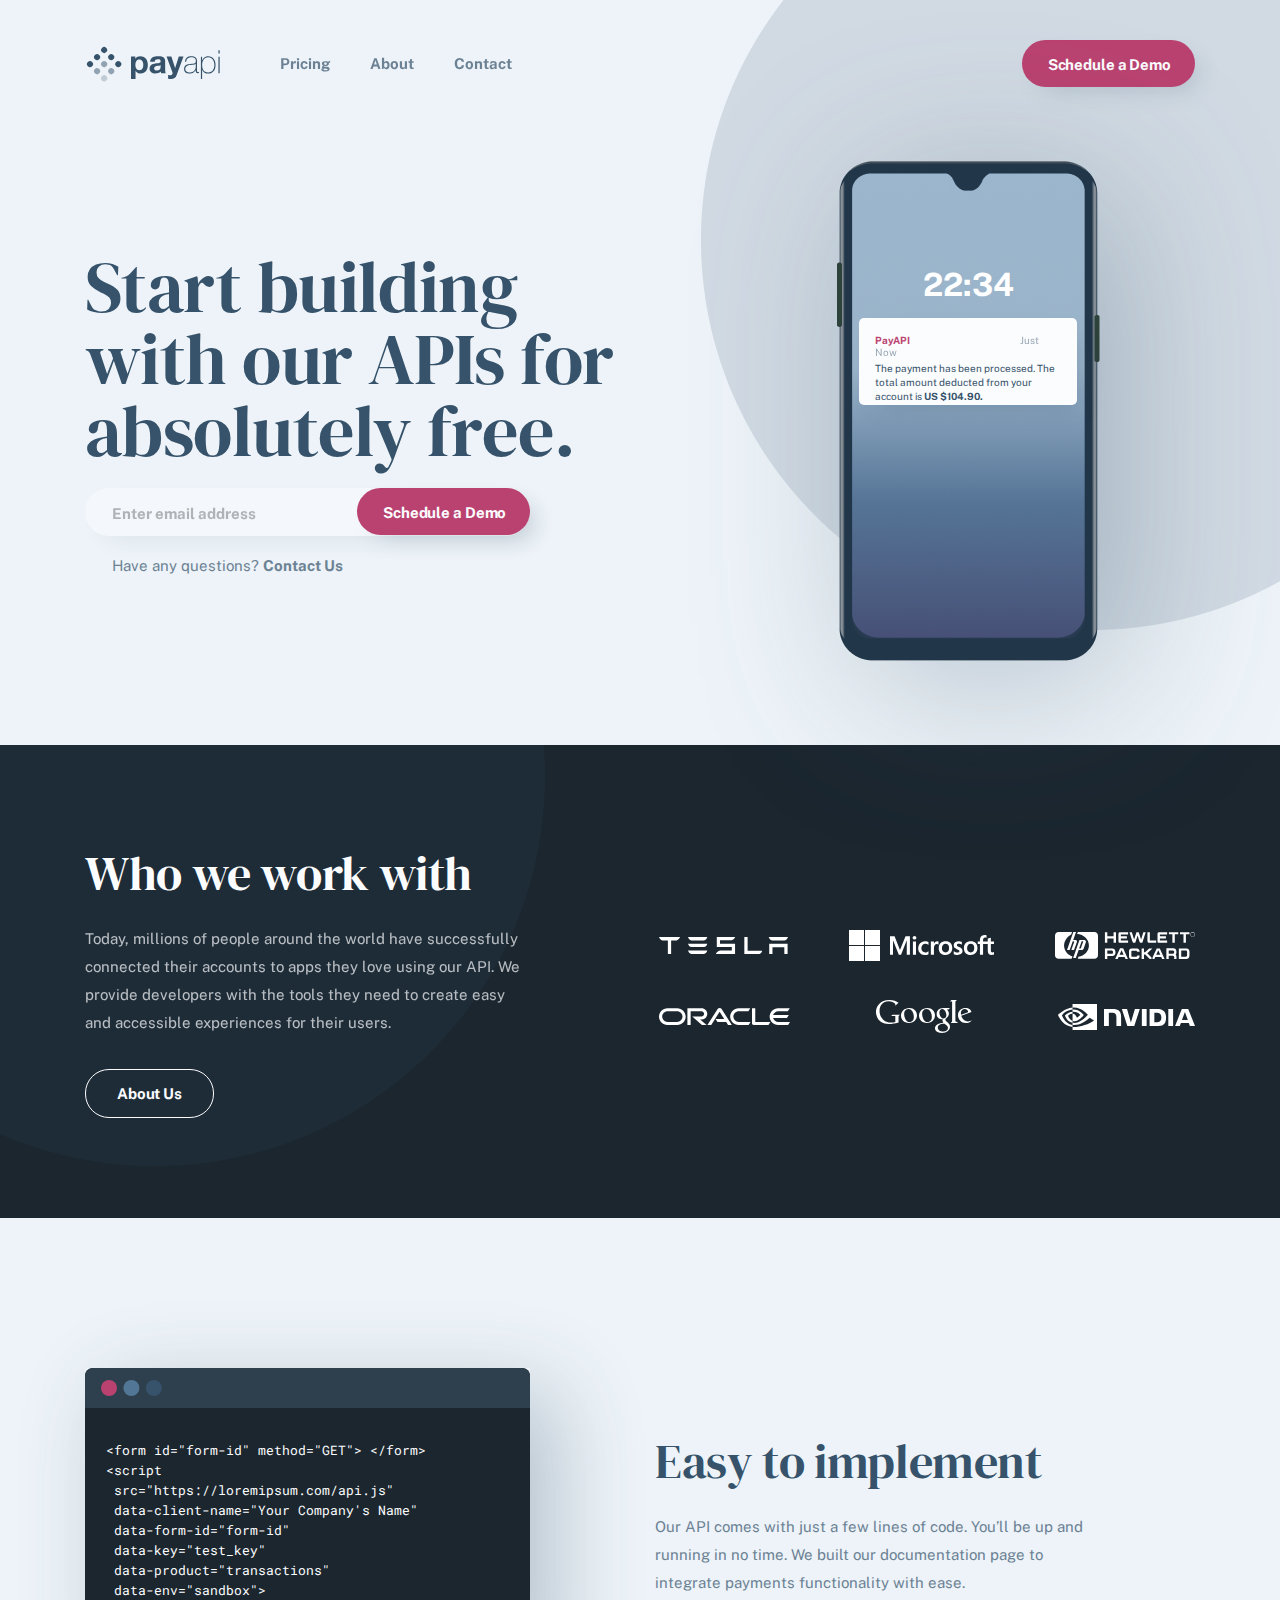
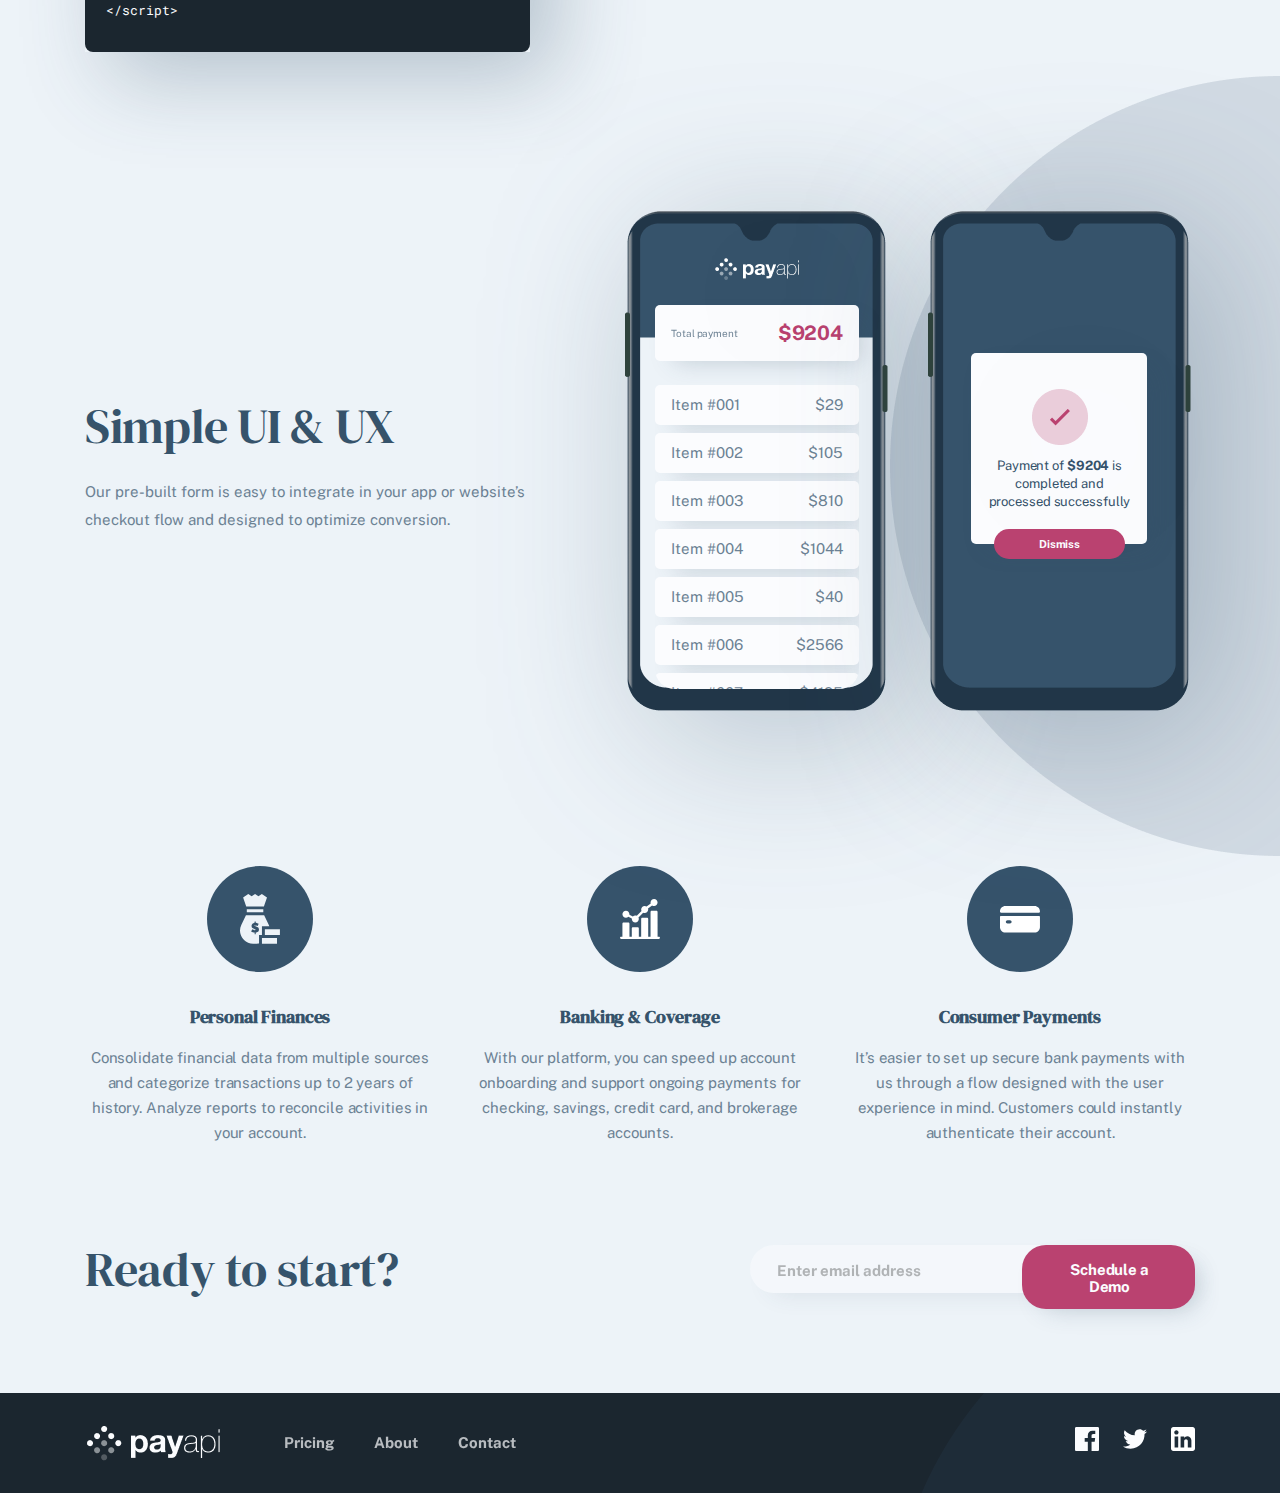
<file: index.html>
<!DOCTYPE html>
<html lang="en">
<head>
    <meta charset="UTF-8">
    <meta name="viewport" content="width=device-width, initial-scale=1.0">
    <link rel="preconnect" href="https://fonts.googleapis.com">
    <link rel="preconnect" href="https://fonts.gstatic.com" crossorigin>
    <link href="https://fonts.googleapis.com/css2?family=DM+Serif+Display&family=Public+Sans:wght@400;700&family=Roboto+Mono&display=swap" rel="stylesheet">
    <link rel="stylesheet" href="./styles/styles.css">
    <title>Home</title>
</head>
<body>

    <header class="header_home">

        <section class="container header">
            <div class="header__navigation">
                <a href="./index.html" class="header__logo"><img src="./images/icons/logo-header.svg" alt="payapi logo"></a>
                <nav>
                    <ul>
                        <li><a href="./pricing.html" class="header__navigation-link">Pricing</a></li>
                        <li><a href="./about.html" class="header__navigation-link">About</a></li>
                        <li><a href="./contact.html" class="header__navigation-link">Contact</a></li>
                    </ul>
                </nav>
            </div>
            
            <button class="header__button">Schedule a Demo</button>
            <div class="burger-menu">
                <span></span>
            </div>
            
        </section>

        <section class="container main-header">
            <div class="main-header__text">
                <h1>Start building with our APIs for absolutely free.</h1>
                <form action="#" class="form">
                    <input type="email" name="email" id="email" placeholder="Enter email address" class="form__input-email">
                    <button type="submit" class="form__button">Schedule a Demo</button>
                </form>
                <p>Have any questions? <a href="./contact.html"><span>Contact Us</span></a></p>
            </div>
            <div class="main-header__phone">
                <img src="./images/home/iPhone-X-Mockup.png" alt="phone">
                <div class="main-header__phone-notification">
                    <p class="main-header__phone-notification_time"></p>
                    <div class="main-header__phone-notification_info">
                        <p class="main-header__phone-notification_info-name">PayAPI<span>Just Now</span></p>
                        <p class="main-header__phone-notification_info-text">The payment has been processed. The total amount deducted from your account is <span>US $104.90.</span></p>
                    </div>
                </div>
            </div>
        </section>

    </header>

    <main>

        <section class="partners">
            <div class="container partners__about">
                <div class="partners__about-info">
                    <h2>Who we work with</h2>
                    <p>Today, millions of people around the world have successfully connected their accounts to apps they love using our API. We provide developers with the tools they need to create easy and accessible experiences for their users.</p>
                    <button>About Us</button>
                </div>
                <div class="partners__about-logo">
                    <img src="./images/icons/tesla.svg" alt="tesla logo" class="partners__about-logo_name">
                    <img src="./images/icons/microsoft.svg" alt="microsoft logo" class="partners__about-logo_name">
                    <img src="./images/icons/hp.svg" alt="hp logo" class="partners__about-logo_name">
                    <img src="./images/icons/oracle.svg" alt="oracle logo" class="partners__about-logo_name">
                    <img src="./images/icons/google.svg" alt="google logo" class="partners__about-logo_name">
                    <img src="./images/icons/nvidia.svg" alt="nvidia logo" class="partners__about-logo_name">
                </div>
            </div>
        </section>

        <section class="container implement">
            <div class="implement__code">
                <img src="./images/home/code-photo.svg" alt="code">
                
                <code>
                    &lt;form id="form-id" method="GET"&gt; &lt;/form&gt; <br>
                    &lt;script <br>
                        &nbsp;src="https://loremipsum.com/api.js" <br>
                        &nbsp;data-client-name="Your Company's Name" <br>
                        &nbsp;data-form-id="form-id" <br>
                        &nbsp;data-key="test_key" <br>
                        &nbsp;data-product="transactions" <br>
                        &nbsp;data-env="sandbox"&gt; <br>
                    &lt;/script&gt; 
                </code>
                
            </div>
            <section class="implement__benefits">
                <h2>Easy to implement</h2>
                <p>Our API comes with just a few lines of code. You’ll be up and running in no time. We built our documentation page to integrate payments functionality with ease.</p>
            </section>
        </section>

        <section class="ui-ux-decoration">
            <div class="container ui-ux">
                <div class="implement__benefits">
                    <h2>Simple UI &#38; UX</h2>
                    <p>Our pre-built form is easy to integrate in your app or website’s checkout flow and designed to optimize conversion. </p>
                </div>
                <div class="ui-ux__photo">
                    <div class="ui-ux__photo-payments">
                        <img src="./images/home/iPhone-X-third.png" alt="iphone" class="ui-ux__photo-payments_img">
                        <div class="ui-ux__photo-payments_info">
                            <img src="./images/icons/logo-small.png" alt="payapi logo">
                            <div class="ui-ux__photo-payments_info-total">
                                <p class="ui-ux__photo-payments_info-total_header">Total payment</p>
                                <p class="ui-ux__photo-payments_info-total_price">$9204</p>
                            </div>
                            <div class="ui-ux__photo-payments_info-items">
                                <div class="item">
                                    <p>Item #001</p>
                                    <p>$29</p>
                                </div>
                                <div class="item">
                                    <p>Item #002</p>
                                    <p>$105</p>
                                </div>
                                <div class="item">
                                    <p>Item #003</p>
                                    <p>$810</p>
                                </div>
                                <div class="item">
                                    <p>Item #004</p>
                                    <p>$1044</p>
                                </div>
                                <div class="item">
                                    <p>Item #005</p>
                                    <p>$40</p>
                                </div>
                                <div class="item">
                                    <p>Item #006</p>
                                    <p>$2566</p>
                                </div>
                                <div class="item">
                                    <p>Item #007</p>
                                    <p>$4195</p>
                                </div>
                            </div>
                        </div>
                    </div>
                    <div class="ui-ux__photo-process">
                        <img src="./images/home/iPhone-X-second.png" alt="iphone" class="ui-ux__photo-process_img">
                        <div class="ui-ux__photo-process_info">
                            <img src="./images/home/success.png" alt="success">
                            <p>Payment of <span>$9204</span> is completed and processed successfully</p>
                            <button>Dismiss</button>
                        </div>
                    </div>
                </div>
            </div>
        </section>

        <section class="container advantages">
            <article class="advantages__info">
                <img src="./images/home/personal-finance.svg" alt="personal finance">
                <h4>Personal Finances</h4>
                <p>Consolidate financial data from multiple sources and categorize transactions up to 2 years of history. Analyze reports to reconcile activities in your account. </p>
            </article>
            <article class="advantages__info">
                <img src="./images/home/banking.svg" alt="banking">
                <h4>Banking &#38; Coverage</h4>
                <p>With our platform, you can speed up account onboarding and support ongoing payments for checking, savings, credit card, and brokerage accounts.</p>
            </article>
            <article class="advantages__info">
                <img src="./images/home/payments.svg" alt="payments">
                <h4>Consumer Payments</h4>
                <p>It’s easier to set up secure bank payments with us through a flow designed with the user experience in mind. Customers could instantly authenticate their account.</p>
            </article>
        </section>

        <section class="container describe">
            <h2>Ready to start?</h2>
            <form action="#" class="form">
                <input type="email" name="email" id="emails" placeholder="Enter email address" class="form__input-email">
                <button type="submit" class="form__button">Schedule a Demo</button>
            </form>
        </section>

        

    </main>

    <footer>
        <section class="container footer">
            <div class="footer__link">
                <a href="./index.html" class="header__logo"><img src="./images/icons/logo-footer.png" alt="payapi footer"></a>
                <article>
                    <ul>
                        <li><a href="./pricing.html" class="header__navigation-link footer__link-footer">Pricing</a></li>
                        <li><a href="./about.html" class="header__navigation-link footer__link-footer">About</a></li>
                        <li><a href="./contact.html" class="header__navigation-link footer__link-footer">Contact</a></li>
                    </ul>
                </article>
            </div>
            
            <div class="footer__social-media">
                <a href="#">
                    <svg width="24" height="24" viewBox="0 0 24 24" fill="none" xmlns="http://www.w3.org/2000/svg">
                        <path id="Path" d="M22.675 0H1.325C0.593 0 0 0.593 0 1.325V22.676C0 23.407 0.593 24 1.325 24H12.82V14.706H9.692V11.084H12.82V8.413C12.82 5.313 14.713 3.625 17.479 3.625C18.804 3.625 19.942 3.724 20.274 3.768V7.008L18.356 7.009C16.852 7.009 16.561 7.724 16.561 8.772V11.085H20.148L19.681 14.707H16.561V24H22.677C23.407 24 24 23.407 24 22.675V1.325C24 0.593 23.407 0 22.675 0Z" fill="#FBFCFE"/>
                    </svg>
                </a>
                <a href="#">
                    <svg width="24" height="20" viewBox="0 0 24 20" fill="none" xmlns="http://www.w3.org/2000/svg">
                        <path id="Paths" d="M24 2.55705C23.117 2.94905 22.168 3.21305 21.172 3.33205C22.189 2.72305 22.97 1.75805 23.337 0.608047C22.386 1.17205 21.332 1.58205 20.21 1.80305C19.313 0.846047 18.032 0.248047 16.616 0.248047C13.437 0.248047 11.101 3.21405 11.819 6.29305C7.728 6.08805 4.1 4.12805 1.671 1.14905C0.381 3.36205 1.002 6.25705 3.194 7.72305C2.388 7.69705 1.628 7.47605 0.965 7.10705C0.911 9.38805 2.546 11.522 4.914 11.997C4.221 12.185 3.462 12.229 2.69 12.081C3.316 14.037 5.134 15.46 7.29 15.5C5.22 17.123 2.612 17.848 0 17.54C2.179 18.937 4.768 19.752 7.548 19.752C16.69 19.752 21.855 12.031 21.543 5.10605C22.505 4.41105 23.34 3.54405 24 2.55705Z" fill="#FBFCFE"/>
                    </svg>
                </a>
                <a href="#">
                    <svg width="24" height="24" viewBox="0 0 24 24" fill="none" xmlns="http://www.w3.org/2000/svg">
                        <path id="Shape" fill-rule="evenodd" clip-rule="evenodd" d="M2.4 0H21.6C22.92 0 24 1.08 24 2.4V21.6C24 22.92 22.92 24 21.6 24H2.4C1.08 24 0 22.92 0 21.6V2.4C0 1.08 1.08 0 2.4 0ZM3.6 20.4H7.2V9.6H3.6V20.4ZM5.4 7.56C4.2 7.56 3.24 6.6 3.24 5.4C3.24 4.2 4.2 3.24 5.4 3.24C6.6 3.24 7.56 4.2 7.56 5.4C7.56 6.6 6.6 7.56 5.4 7.56ZM16.8 20.4H20.4V13.56C20.4 11.28 18.48 9.36 16.2 9.36C15.12 9.36 13.8 10.08 13.2 11.04V9.6H9.6V20.4H13.2V14.04C13.2 13.08 14.04 12.24 15 12.24C15.96 12.24 16.8 13.08 16.8 14.04V20.4Z" fill="white"/>
                    </svg>
                </a>
            </div>
        </section>
    </footer>
    
    <script src="./app.js"></script>
</body>
</html>
</file>
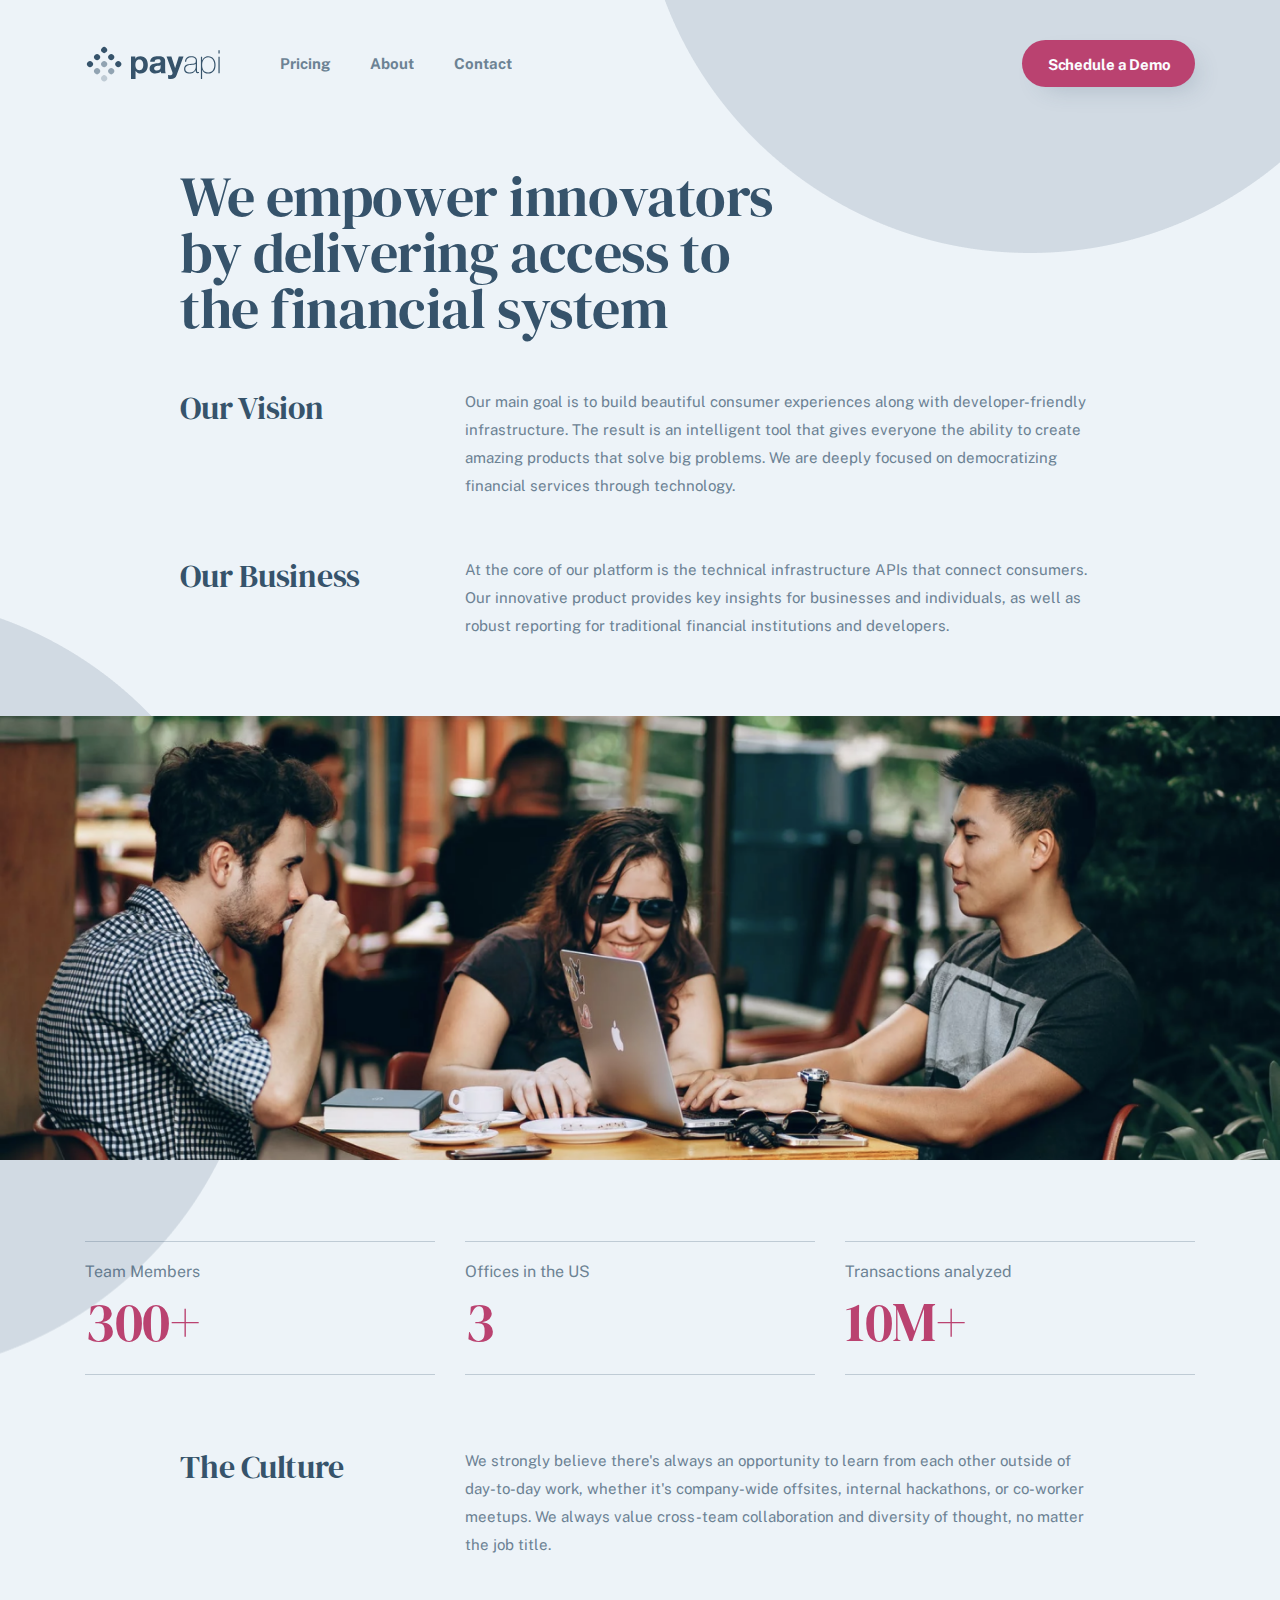
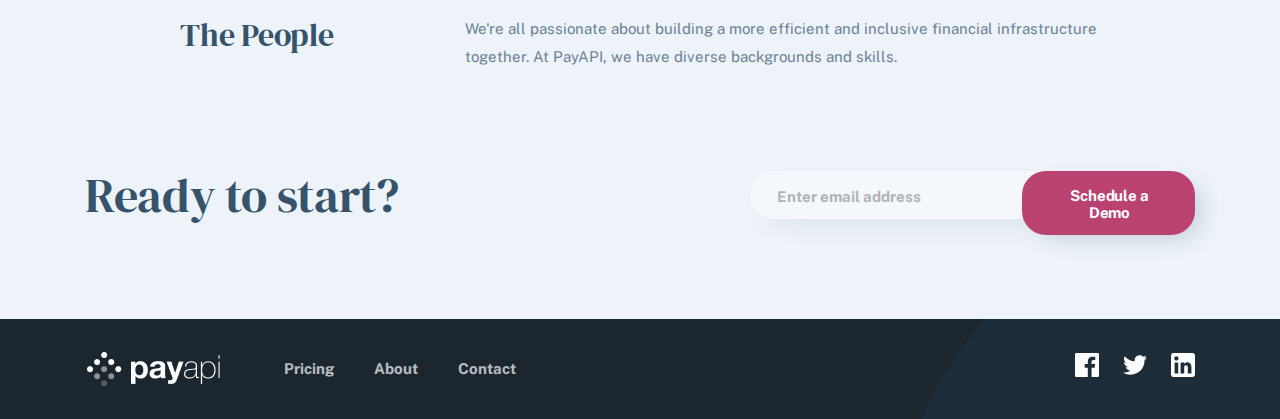
<file: about.html>
<!DOCTYPE html>
<html lang="en">
<head>
    <meta charset="UTF-8">
    <meta name="viewport" content="width=device-width, initial-scale=1.0">
    <link rel="preconnect" href="https://fonts.googleapis.com">
    <link rel="preconnect" href="https://fonts.gstatic.com" crossorigin>
    <link href="https://fonts.googleapis.com/css2?family=DM+Serif+Display&family=Public+Sans:wght@400;700&family=Roboto+Mono&display=swap" rel="stylesheet">
    <link rel="stylesheet" href="./styles/styles.css">
    <title>About</title>
</head>
<body>

    <header class="header_pages">

        <section class="container header">
            <div class="header__navigation">
                <a href="./index.html" class="header__logo"><img src="./images/icons/logo-header.svg" alt="payapi logo"></a>
                <nav>
                    <ul>
                        <li><a href="./pricing.html" class="header__navigation-link">Pricing</a></li>
                        <li><a href="./about.html" class="header__navigation-link">About</a></li>
                        <li><a href="./contact.html" class="header__navigation-link">Contact</a></li>
                    </ul>
                </nav>
            </div>
            
            <button class="header__button">Schedule a Demo</button>
            <div class="burger-menu">
                <span></span>
            </div>
            
        </section>

        <div class="container">
            <h1 class="about_header">We empower innovators <br>
                by delivering access to the financial system</h1>
        </div>

    </header>

    <main>

        <section class="preference container">
            <article class="preference__info pref">
                <h3>Our Vision</h3>
                <p>Our main goal is to build beautiful consumer experiences along with developer-friendly infrastructure. The result is an intelligent tool that gives everyone the ability to create amazing products that solve big problems. We are deeply focused on democratizing financial services through technology. </p>
            </article>
            <article class="preference__info">
                <h3>Our Business</h3>
                <p>At the core of our platform is the technical infrastructure APIs that connect consumers. Our innovative product provides key insights for businesses and individuals, as well as robust reporting for traditional financial institutions and developers.  </p>
            </article>
        </section>

        <section class="numbers">
            <picture>
                <source srcset="./images/about.png" media="(min-width: 500px)">
                <img src="./images/team-mobile.png" alt="" class="numbers__img">
            </picture>
            
            <div class="container numbers__about">
                <article class="numbers__about-information">
                    <p>Team Members</p>
                    <h4>300+</h4>
                </article>
                <article class="numbers__about-information">
                    <p>Offices in the US</p>
                    <h4>3</h4>
                </article>
                <article class="numbers__about-information">
                    <p>Transactions analyzed</p>
                    <h4>10M+</h4>
                </article>
            </div>
        </section>

        <section class="preference container">
            <article class="preference__info pref">
                <h3>The Culture</h3>
                <p>We strongly believe there's always an opportunity to learn from each other outside of day-to-day work, whether it's company-wide offsites, internal hackathons, or co-worker meetups. We always value cross-team collaboration and diversity of thought, no matter the job title.</p>
            </article>
            <article class="preference__info">
                <h3>The People</h3>
                <p>We're all passionate about building a more efficient and inclusive financial infrastructure together. At PayAPI, we have diverse backgrounds and skills.</p>
            </article>
        </section>

        <section class="container describe">
            <h2>Ready to start?</h2>
            <form action="#" class="form">
                <input type="email" name="email" id="emails" placeholder="Enter email address" class="form__input-email">
                <button type="submit" class="form__button">Schedule a Demo</button>
            </form>
        </section>

    </main>

    <footer>
        <section class="container footer">
            <div class="footer__link">
                <a href="./index.html" class="header__logo"><img src="./images/icons/logo-footer.png" alt="payapi footer"></a>
                <article>
                    <ul>
                        <li><a href="./pricing.html" class="header__navigation-link footer__link-footer">Pricing</a></li>
                        <li><a href="./about.html" class="header__navigation-link footer__link-footer">About</a></li>
                        <li><a href="./contact.html" class="header__navigation-link footer__link-footer">Contact</a></li>
                    </ul>
                </article>
            </div>
            
            <div class="footer__social-media">
                <a href="#">
                    <svg width="24" height="24" viewBox="0 0 24 24" fill="none" xmlns="http://www.w3.org/2000/svg">
                        <path id="Path" d="M22.675 0H1.325C0.593 0 0 0.593 0 1.325V22.676C0 23.407 0.593 24 1.325 24H12.82V14.706H9.692V11.084H12.82V8.413C12.82 5.313 14.713 3.625 17.479 3.625C18.804 3.625 19.942 3.724 20.274 3.768V7.008L18.356 7.009C16.852 7.009 16.561 7.724 16.561 8.772V11.085H20.148L19.681 14.707H16.561V24H22.677C23.407 24 24 23.407 24 22.675V1.325C24 0.593 23.407 0 22.675 0Z" fill="#FBFCFE"/>
                    </svg>
                </a>
                <a href="#">
                    <svg width="24" height="20" viewBox="0 0 24 20" fill="none" xmlns="http://www.w3.org/2000/svg">
                        <path id="Paths" d="M24 2.55705C23.117 2.94905 22.168 3.21305 21.172 3.33205C22.189 2.72305 22.97 1.75805 23.337 0.608047C22.386 1.17205 21.332 1.58205 20.21 1.80305C19.313 0.846047 18.032 0.248047 16.616 0.248047C13.437 0.248047 11.101 3.21405 11.819 6.29305C7.728 6.08805 4.1 4.12805 1.671 1.14905C0.381 3.36205 1.002 6.25705 3.194 7.72305C2.388 7.69705 1.628 7.47605 0.965 7.10705C0.911 9.38805 2.546 11.522 4.914 11.997C4.221 12.185 3.462 12.229 2.69 12.081C3.316 14.037 5.134 15.46 7.29 15.5C5.22 17.123 2.612 17.848 0 17.54C2.179 18.937 4.768 19.752 7.548 19.752C16.69 19.752 21.855 12.031 21.543 5.10605C22.505 4.41105 23.34 3.54405 24 2.55705Z" fill="#FBFCFE"/>
                    </svg>
                </a>
                <a href="#">
                    <svg width="24" height="24" viewBox="0 0 24 24" fill="none" xmlns="http://www.w3.org/2000/svg">
                        <path id="Shape" fill-rule="evenodd" clip-rule="evenodd" d="M2.4 0H21.6C22.92 0 24 1.08 24 2.4V21.6C24 22.92 22.92 24 21.6 24H2.4C1.08 24 0 22.92 0 21.6V2.4C0 1.08 1.08 0 2.4 0ZM3.6 20.4H7.2V9.6H3.6V20.4ZM5.4 7.56C4.2 7.56 3.24 6.6 3.24 5.4C3.24 4.2 4.2 3.24 5.4 3.24C6.6 3.24 7.56 4.2 7.56 5.4C7.56 6.6 6.6 7.56 5.4 7.56ZM16.8 20.4H20.4V13.56C20.4 11.28 18.48 9.36 16.2 9.36C15.12 9.36 13.8 10.08 13.2 11.04V9.6H9.6V20.4H13.2V14.04C13.2 13.08 14.04 12.24 15 12.24C15.96 12.24 16.8 13.08 16.8 14.04V20.4Z" fill="white"/>
                    </svg>
                </a>
            </div>
        </section>
    </footer>
    <script src="./app.js"></script>
</body>
</html>
</file>
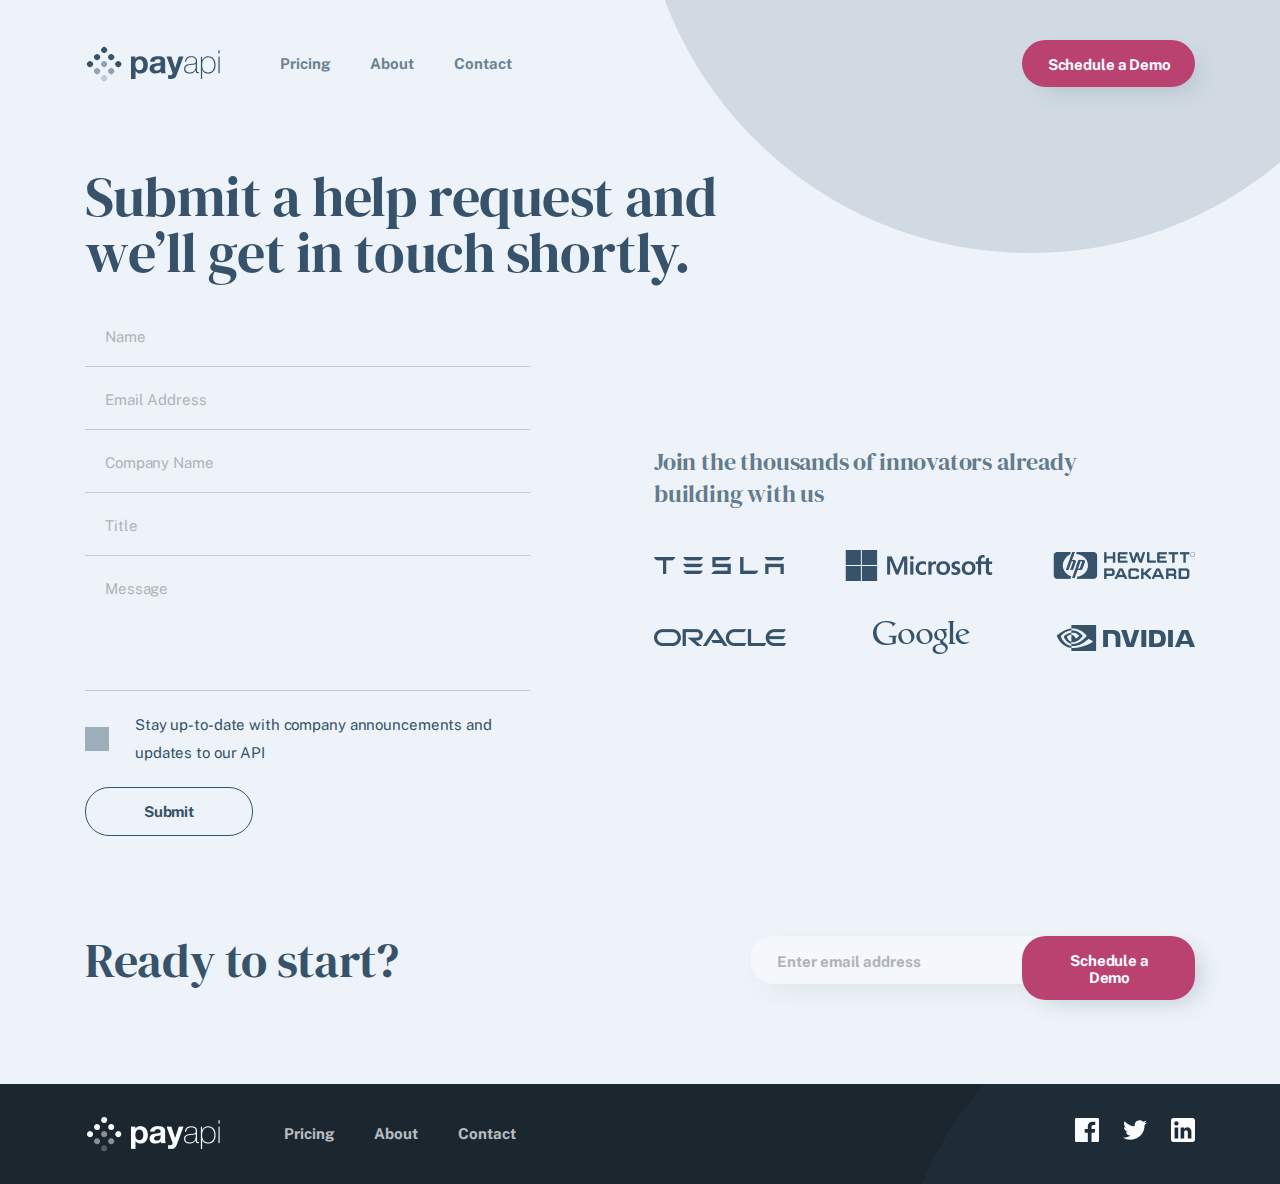
<file: contact.html>
<!DOCTYPE html>
<html lang="en">
<head>
    <meta charset="UTF-8">
    <meta name="viewport" content="width=device-width, initial-scale=1.0">
    <link rel="preconnect" href="https://fonts.googleapis.com">
    <link rel="preconnect" href="https://fonts.gstatic.com" crossorigin>
    <link href="https://fonts.googleapis.com/css2?family=DM+Serif+Display&family=Public+Sans:wght@400;700&family=Roboto+Mono&display=swap" rel="stylesheet">
    <link rel="stylesheet" href="./styles/styles.css">
    <title>Contact</title>
</head>
<body>

    <header class="header_pages">

        <section class="container header">
            <div class="header__navigation">
                <a href="./index.html" class="header__logo"><img src="./images/icons/logo-header.svg" alt="payapi logo"></a>
                <nav>
                    <ul>
                        <li><a href="./pricing.html" class="header__navigation-link">Pricing</a></li>
                        <li><a href="./about.html" class="header__navigation-link">About</a></li>
                        <li><a href="./contact.html" class="header__navigation-link">Contact</a></li>
                    </ul>
                </nav>
            </div>
            
            <button class="header__button">Schedule a Demo</button>
            <div class="burger-menu">
                <span></span>
            </div>
            
        </section>

        <div class="container">
            <h1 class="contact_header">Submit a help request and we’ll get in touch shortly.</h1>
        </div>

    </header>

    <main>

        <section class="container contact">
            <article>
                <form action="#" class="contact__form">
                    <input type="text" placeholder="Name" class="contact__form-input">
                    <input type="email" placeholder="Email Address" class="contact__form-input email-required" >
                    <p class="contact__form-error">Please, fill in this field</p>
                    <input type="text" placeholder="Company Name" class="contact__form-input">
                    <input type="text" placeholder="Title" class="contact__form-input">
                    <textarea name="" id=""  placeholder="Message" class="contact__form-textarea"></textarea>
                    <div class="contact__form-checkbox">
                        <input type="checkbox" name="checkbox" id="" class="contact__form-checkbox_input">
                        <label for="checkbox" class="contact__form-checkbox_label">Stay up-to-date with company announcements and updates to our API</label>
                    </div>
                    <button type="submit" class="pricing__info-button contact__form-button">Submit</button>
                </form>
            </article>
            <article class="contact__company">
                <p class="contact__company-text">Join the thousands of innovators already building with us</p>
                <div class="contact__company-logo">
                    <img src="./images/contact/tesla.png" alt="tesla logo" class="partners__about-logo_name">
                    <img src="./images/contact/microsoft.png" alt="microsoft logo" class="partners__about-logo_name">
                    <img src="./images/contact/hp.png" alt="hp logo" class="partners__about-logo_name">
                    <img src="./images/contact/oracle.png" alt="oracle logo" class="partners__about-logo_name">
                    <img src="./images/contact/google.png" alt="google logo" class="partners__about-logo_name">
                    <img src="./images/contact/nvidia.png" alt="nvidia logo" class="partners__about-logo_name">
                </div>
            </article>
        </section>

        <section class="container describe">
            <h2>Ready to start?</h2>
            <form action="#" class="form">
                <input type="email" name="email" id="emails" placeholder="Enter email address" class="form__input-email">
                <button type="submit" class="form__button">Schedule a Demo</button>
            </form>
        </section>
    </main>

    <footer>
        <section class="container footer">
            <div class="footer__link">
                <a href="./index.html" class="header__logo"><img src="./images/icons/logo-footer.png" alt="payapi footer"></a>
                <article>
                    <ul>
                        <li><a href="./pricing.html" class="header__navigation-link footer__link-footer">Pricing</a></li>
                        <li><a href="./about.html" class="header__navigation-link footer__link-footer">About</a></li>
                        <li><a href="./contact.html" class="header__navigation-link footer__link-footer">Contact</a></li>
                    </ul>
                </article>
            </div>
            
            <div class="footer__social-media">
                <a href="#">
                    <svg width="24" height="24" viewBox="0 0 24 24" fill="none" xmlns="http://www.w3.org/2000/svg">
                        <path id="Path" d="M22.675 0H1.325C0.593 0 0 0.593 0 1.325V22.676C0 23.407 0.593 24 1.325 24H12.82V14.706H9.692V11.084H12.82V8.413C12.82 5.313 14.713 3.625 17.479 3.625C18.804 3.625 19.942 3.724 20.274 3.768V7.008L18.356 7.009C16.852 7.009 16.561 7.724 16.561 8.772V11.085H20.148L19.681 14.707H16.561V24H22.677C23.407 24 24 23.407 24 22.675V1.325C24 0.593 23.407 0 22.675 0Z" fill="#FBFCFE"/>
                    </svg>
                </a>
                <a href="#">
                    <svg width="24" height="20" viewBox="0 0 24 20" fill="none" xmlns="http://www.w3.org/2000/svg">
                        <path id="Paths" d="M24 2.55705C23.117 2.94905 22.168 3.21305 21.172 3.33205C22.189 2.72305 22.97 1.75805 23.337 0.608047C22.386 1.17205 21.332 1.58205 20.21 1.80305C19.313 0.846047 18.032 0.248047 16.616 0.248047C13.437 0.248047 11.101 3.21405 11.819 6.29305C7.728 6.08805 4.1 4.12805 1.671 1.14905C0.381 3.36205 1.002 6.25705 3.194 7.72305C2.388 7.69705 1.628 7.47605 0.965 7.10705C0.911 9.38805 2.546 11.522 4.914 11.997C4.221 12.185 3.462 12.229 2.69 12.081C3.316 14.037 5.134 15.46 7.29 15.5C5.22 17.123 2.612 17.848 0 17.54C2.179 18.937 4.768 19.752 7.548 19.752C16.69 19.752 21.855 12.031 21.543 5.10605C22.505 4.41105 23.34 3.54405 24 2.55705Z" fill="#FBFCFE"/>
                    </svg>
                </a>
                <a href="#">
                    <svg width="24" height="24" viewBox="0 0 24 24" fill="none" xmlns="http://www.w3.org/2000/svg">
                        <path id="Shape" fill-rule="evenodd" clip-rule="evenodd" d="M2.4 0H21.6C22.92 0 24 1.08 24 2.4V21.6C24 22.92 22.92 24 21.6 24H2.4C1.08 24 0 22.92 0 21.6V2.4C0 1.08 1.08 0 2.4 0ZM3.6 20.4H7.2V9.6H3.6V20.4ZM5.4 7.56C4.2 7.56 3.24 6.6 3.24 5.4C3.24 4.2 4.2 3.24 5.4 3.24C6.6 3.24 7.56 4.2 7.56 5.4C7.56 6.6 6.6 7.56 5.4 7.56ZM16.8 20.4H20.4V13.56C20.4 11.28 18.48 9.36 16.2 9.36C15.12 9.36 13.8 10.08 13.2 11.04V9.6H9.6V20.4H13.2V14.04C13.2 13.08 14.04 12.24 15 12.24C15.96 12.24 16.8 13.08 16.8 14.04V20.4Z" fill="white"/>
                    </svg>
                </a>
            </div>
        </section>
    </footer>
    <script src="./app.js"></script>
</body>
</html>
</file>
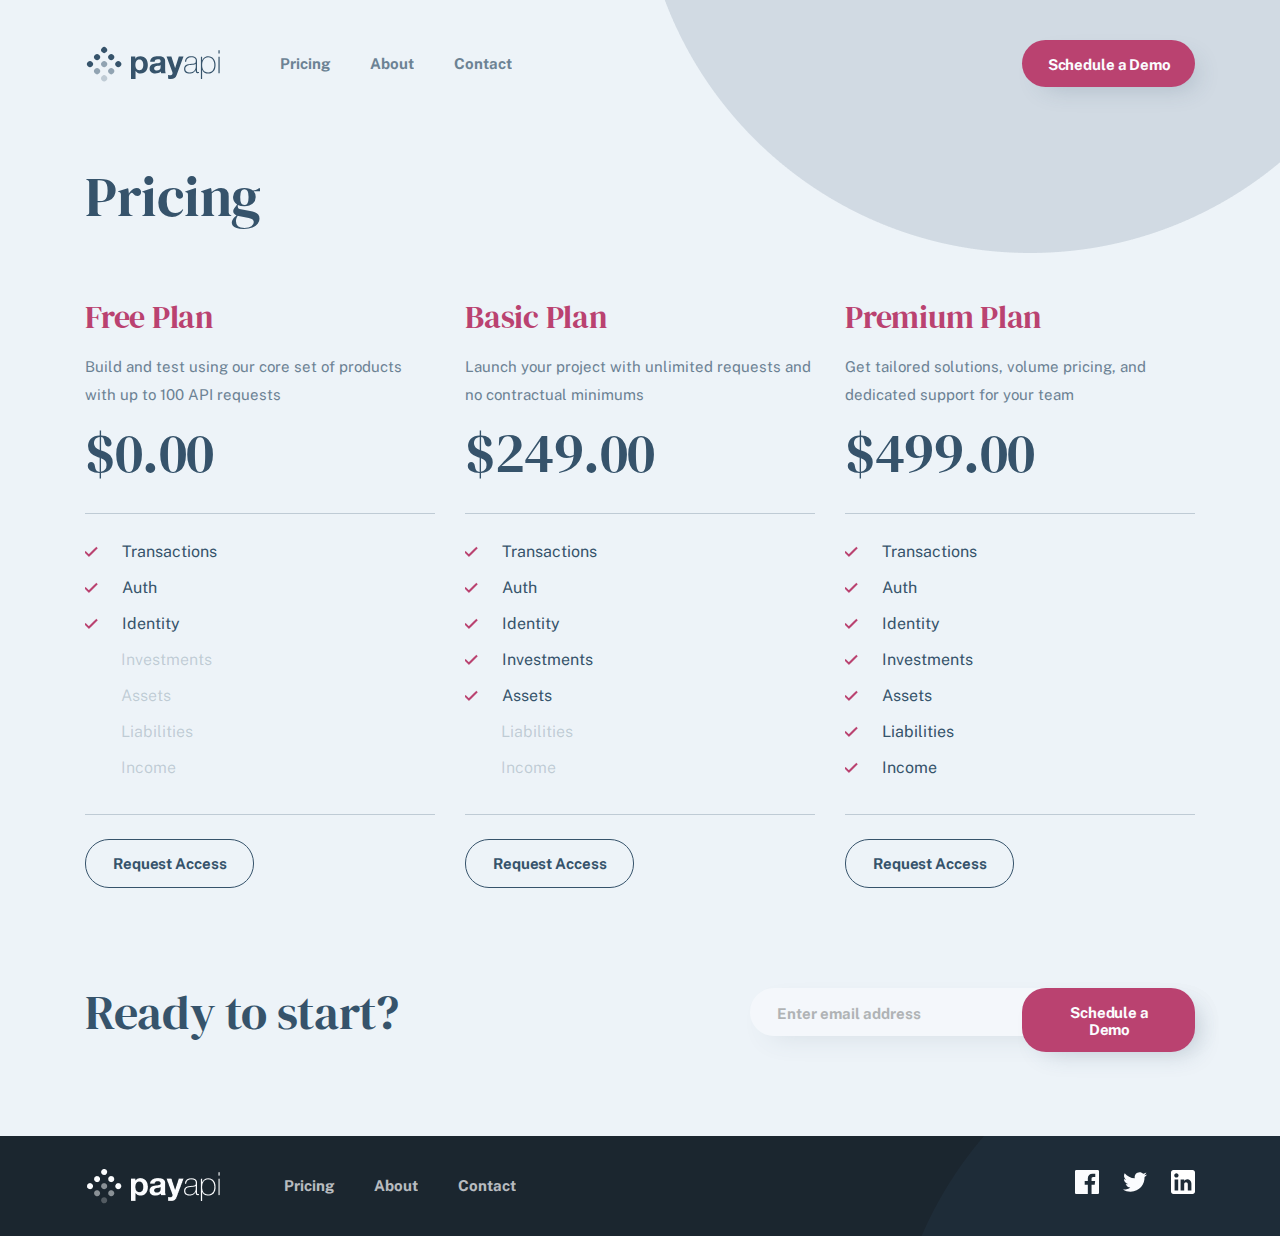
<file: pricing.html>
<!DOCTYPE html>
<html lang="en">
<head>
    <meta charset="UTF-8">
    <meta name="viewport" content="width=device-width, initial-scale=1.0">
    <link rel="preconnect" href="https://fonts.googleapis.com">
    <link rel="preconnect" href="https://fonts.gstatic.com" crossorigin>
    <link href="https://fonts.googleapis.com/css2?family=DM+Serif+Display&family=Public+Sans:wght@400;700&family=Roboto+Mono&display=swap" rel="stylesheet">
    <link rel="stylesheet" href="./styles/styles.css">
    <title>Pricing</title>
</head>
<body>

    <header class="header_pages">

        <section class="container header">
            <div class="header__navigation">
                <a href="./index.html" class="header__logo"><img src="./images/icons/logo-header.svg" alt="payapi logo"></a>
                <nav>
                    <ul>
                        <li><a href="./pricing.html" class="header__navigation-link">Pricing</a></li>
                        <li><a href="./about.html" class="header__navigation-link">About</a></li>
                        <li><a href="./contact.html" class="header__navigation-link">Contact</a></li>
                    </ul>
                </nav>
            </div>
            
            <button class="header__button">Schedule a Demo</button>
            <div class="burger-menu">
                <span></span>
            </div>
            
        </section>

        <div class="container">
            <h1 class="pricing_header">Pricing</h1>
        </div>

    </header>

    <main>

        <section class="container pricing">
            <article class="pricing__info">
                <h3 class="pricing__info-name">Free Plan</h3>
                <p class="pricing__info-about">Build and test using our core set of products with up to 100 API requests </p>
                <h4 class="pricing__info-amount">$0.00</h4>
                <div class="pricing__info-benefits">
                    <p class="pricing__info-benefits_available">
                        <img src="./images/arrow.png" alt="">Transactions
                    </p>
                    <p class="pricing__info-benefits_available">
                        <img src="./images/arrow.png" alt="">Auth
                    </p>
                    <p class="pricing__info-benefits_available">
                        <img src="./images/arrow.png" alt="">Identity
                    </p>
                    <p class="pricing__info-benefits_notavailable">
                        Investments
                    </p>
                    <p class="pricing__info-benefits_notavailable">
                        Assets
                    </p>
                    <p class="pricing__info-benefits_notavailable">
                        Liabilities
                    </p>
                    <p class="pricing__info-benefits_notavailable">
                        Income
                    </p>
                </div>
                <button class="pricing__info-button">Request Access</button>
            </article>

            <article class="pricing__info">
                <h3 class="pricing__info-name">Basic Plan</h3>
                <p class="pricing__info-about">Launch your project with unlimited requests and no contractual minimums </p>
                <h4 class="pricing__info-amount">$249.00</h4>
                <div class="pricing__info-benefits">
                    <p class="pricing__info-benefits_available">
                        <img src="./images/arrow.png" alt="">Transactions
                    </p>
                    <p class="pricing__info-benefits_available">
                        <img src="./images/arrow.png" alt="">Auth
                    </p>
                    <p class="pricing__info-benefits_available">
                        <img src="./images/arrow.png" alt="">Identity
                    </p>
                    <p class="pricing__info-benefits_available">
                        <img src="./images/arrow.png" alt="">Investments
                    </p>
                    <p class="pricing__info-benefits_available">
                        <img src="./images/arrow.png" alt="">Assets
                    </p>
                    <p class="pricing__info-benefits_notavailable">
                        Liabilities
                    </p>
                    <p class="pricing__info-benefits_notavailable">
                        Income
                    </p>
                </div>
                <button class="pricing__info-button">Request Access</button>
            </article>

            <article class="pricing__info">
                <h3 class="pricing__info-name">Premium Plan</h3>
                <p class="pricing__info-about">Get tailored solutions, volume pricing, and dedicated support for your team </p>
                <h4 class="pricing__info-amount">$499.00</h4>
                <div class="pricing__info-benefits">
                    <p class="pricing__info-benefits_available">
                        <img src="./images/arrow.png" alt="">Transactions
                    </p>
                    <p class="pricing__info-benefits_available">
                        <img src="./images/arrow.png" alt="">Auth
                    </p>
                    <p class="pricing__info-benefits_available">
                        <img src="./images/arrow.png" alt="">Identity
                    </p>
                    <p class="pricing__info-benefits_available">
                        <img src="./images/arrow.png" alt="">Investments
                    </p>
                    <p class="pricing__info-benefits_available">
                        <img src="./images/arrow.png" alt="">Assets
                    </p>
                    <p class="pricing__info-benefits_available">
                        <img src="./images/arrow.png" alt="">Liabilities
                    </p>
                    <p class="pricing__info-benefits_available">
                        <img src="./images/arrow.png" alt="">Income
                    </p>
                </div>
                <button class="pricing__info-button">Request Access</button>
            </article>
        </section>

        <section class="container describe">
            <h2>Ready to start?</h2>
            <form action="#" class="form">
                <input type="email" name="email" id="emails" placeholder="Enter email address" class="form__input-email">
                <button type="submit" class="form__button">Schedule a Demo</button>
            </form>
        </section>
    </main>

    <footer>
        <section class="container footer">
            <div class="footer__link">
                <a href="./index.html" class="header__logo"><img src="./images/icons/logo-footer.png" alt="payapi footer"></a>
                <article>
                    <ul>
                        <li><a href="./pricing.html" class="header__navigation-link footer__link-footer">Pricing</a></li>
                        <li><a href="./about.html" class="header__navigation-link footer__link-footer">About</a></li>
                        <li><a href="./contact.html" class="header__navigation-link footer__link-footer">Contact</a></li>
                    </ul>
                </article>
            </div>
            
            <div class="footer__social-media">
                <a href="#">
                    <svg width="24" height="24" viewBox="0 0 24 24" fill="none" xmlns="http://www.w3.org/2000/svg">
                        <path id="Path" d="M22.675 0H1.325C0.593 0 0 0.593 0 1.325V22.676C0 23.407 0.593 24 1.325 24H12.82V14.706H9.692V11.084H12.82V8.413C12.82 5.313 14.713 3.625 17.479 3.625C18.804 3.625 19.942 3.724 20.274 3.768V7.008L18.356 7.009C16.852 7.009 16.561 7.724 16.561 8.772V11.085H20.148L19.681 14.707H16.561V24H22.677C23.407 24 24 23.407 24 22.675V1.325C24 0.593 23.407 0 22.675 0Z" fill="#FBFCFE"/>
                    </svg>
                </a>
                <a href="#">
                    <svg width="24" height="20" viewBox="0 0 24 20" fill="none" xmlns="http://www.w3.org/2000/svg">
                        <path id="Paths" d="M24 2.55705C23.117 2.94905 22.168 3.21305 21.172 3.33205C22.189 2.72305 22.97 1.75805 23.337 0.608047C22.386 1.17205 21.332 1.58205 20.21 1.80305C19.313 0.846047 18.032 0.248047 16.616 0.248047C13.437 0.248047 11.101 3.21405 11.819 6.29305C7.728 6.08805 4.1 4.12805 1.671 1.14905C0.381 3.36205 1.002 6.25705 3.194 7.72305C2.388 7.69705 1.628 7.47605 0.965 7.10705C0.911 9.38805 2.546 11.522 4.914 11.997C4.221 12.185 3.462 12.229 2.69 12.081C3.316 14.037 5.134 15.46 7.29 15.5C5.22 17.123 2.612 17.848 0 17.54C2.179 18.937 4.768 19.752 7.548 19.752C16.69 19.752 21.855 12.031 21.543 5.10605C22.505 4.41105 23.34 3.54405 24 2.55705Z" fill="#FBFCFE"/>
                    </svg>
                </a>
                <a href="#">
                    <svg width="24" height="24" viewBox="0 0 24 24" fill="none" xmlns="http://www.w3.org/2000/svg">
                        <path id="Shape" fill-rule="evenodd" clip-rule="evenodd" d="M2.4 0H21.6C22.92 0 24 1.08 24 2.4V21.6C24 22.92 22.92 24 21.6 24H2.4C1.08 24 0 22.92 0 21.6V2.4C0 1.08 1.08 0 2.4 0ZM3.6 20.4H7.2V9.6H3.6V20.4ZM5.4 7.56C4.2 7.56 3.24 6.6 3.24 5.4C3.24 4.2 4.2 3.24 5.4 3.24C6.6 3.24 7.56 4.2 7.56 5.4C7.56 6.6 6.6 7.56 5.4 7.56ZM16.8 20.4H20.4V13.56C20.4 11.28 18.48 9.36 16.2 9.36C15.12 9.36 13.8 10.08 13.2 11.04V9.6H9.6V20.4H13.2V14.04C13.2 13.08 14.04 12.24 15 12.24C15.96 12.24 16.8 13.08 16.8 14.04V20.4Z" fill="white"/>
                    </svg>
                </a>
            </div>
        </section>
    </footer>
    <script src="./app.js"></script>
</body>
</html>
</file>
<file: styles/styles.css>
@charset "UTF-8";
/* Обнулення  */
body,
h1,
h2,
h3,
h4,
h5,
p,
a,
ul,
li,
button,
pre,
input,
textarea {
  margin: 0;
  padding: 0;
}

ul {
  list-style-type: none;
}

a {
  text-decoration: none;
}

* {
  box-sizing: border-box;
}

body {
  background: #EDF3F8;
  color: #6c8294;
  font-family: "Public Sans", sans-serif;
  font-size: 15px;
  font-style: normal;
  font-weight: 400;
  line-height: 28px;
}

.container {
  max-width: 1130px;
  margin: 0 auto;
  padding-left: 10px;
  padding-right: 10px;
}

.header__button,
.form__button,
.describe button {
  border-radius: 24px;
  background: #ba4270;
  box-shadow: 10px 10px 25px -10px rgba(54, 83, 107, 0.25);
  color: #fbfcfe;
  font-family: "Public Sans", sans-serif;
  font-size: 15px;
  font-weight: 700;
  line-height: normal;
  letter-spacing: -0.115px;
  outline: none;
  border: none;
  min-width: 173px;
  cursor: pointer;
  padding: 16px 24px 14px 26px;
  transition: all 0.5s ease-in-out;
}

.header__button:active,
.describe button:active {
  background: #DA6D97;
}

.header__button:hover,
.describe button:hover {
  background: #DA6D97;
}

.form {
  margin-bottom: 16px;
  position: relative;
}
.form__button {
  position: absolute;
  left: 272px;
}
.form__input-email {
  width: 445px;
  height: 48px;
  border-radius: 24px;
  background: #fbfcfe;
  box-shadow: 10px 10px 25px -10px rgba(54, 83, 107, 0.25);
  border: none;
  outline: none;
  padding: 16px 200px 14px 27px;
  color: #36536b;
  font-family: "Public Sans", sans-serif;
  font-size: 15px;
  font-style: normal;
  font-weight: 700;
  line-height: normal;
  opacity: 0.5;
}
.form__input-email:active {
  opacity: 1;
}
.form__input-email:hover {
  opacity: 1;
}

h2 {
  font-family: "DM Serif Display", serif;
  font-size: 48px;
  font-weight: 400;
  line-height: 56px;
  letter-spacing: -0.369px;
}

h3 {
  font-family: "DM Serif Display";
  font-size: 32px;
  font-style: normal;
  font-weight: 400;
  line-height: 40px;
  letter-spacing: -0.246px;
}

h4 {
  font-family: "DM Serif Display";
  font-size: 56px;
  font-style: normal;
  font-weight: 400;
  line-height: 72px;
  letter-spacing: -0.431px;
}

/*HOME PAGE*/
/*first section*/
.header_home {
  background: url(../images/home/decorate-header.png);
  background-repeat: no-repeat;
  background-position: right top;
}

.burger-menu {
  width: 28px;
  height: 17px;
  position: relative;
  display: none;
}

.burger-menu span {
  width: 100%;
  height: 3px;
  transform: scale(1);
  background-color: #36536B;
}

.burger-menu::before {
  content: "";
  width: 28px;
  height: 3px;
  position: absolute;
  background-color: #36536B;
  left: 0;
  top: 0;
}

.burger-menu::after {
  content: "";
  width: 28px;
  height: 3px;
  position: absolute;
  background-color: #36536B;
  left: 0;
  bottom: 0;
}

.burger-menu.active-burger span {
  transform: scale(0);
}

.burger-menu.active-burger::before {
  top: 50%;
  transform: rotate(-45deg) translate(0, -50%);
  background-color: #fbfcfe;
}

.burger-menu.active-burger::after {
  bottom: 50%;
  transform: rotate(45deg) translate(0, 50%);
  background-color: #fbfcfe;
}

.header {
  display: flex;
  position: relative;
  align-items: center;
  justify-content: space-between;
  padding-top: 40px;
}
.header__logo {
  line-height: 0;
}
.header__navigation {
  display: flex;
  align-items: center;
  gap: 60px;
}
.header__navigation nav ul {
  display: flex;
  align-items: center;
  gap: 40px;
}
.header__navigation-link {
  color: #36536b;
  font-weight: 700;
  opacity: 0.6999999881;
  transition: all 0.3s ease-in-out;
}
.header__navigation-link:active {
  opacity: 1;
}
.header__navigation-link:hover {
  opacity: 1;
}

.button-mobile {
  display: none;
}

.main-header {
  display: flex;
  align-items: center;
  justify-content: space-between;
  padding-top: 74px;
  padding-bottom: 75px;
  position: relative;
}
.main-header__text {
  max-width: 546px;
}
.main-header__text h1 {
  color: #36536b;
  font-family: "DM Serif Display", serif;
  font-size: 72px;
  line-height: 72px;
  font-weight: 400;
  letter-spacing: -0.554px;
  margin-bottom: 21px;
}
.main-header__text p {
  padding-left: 27px;
}
.main-header__text p span {
  font-weight: 700;
  color: #6c8294;
}
.main-header__phone {
  position: relative;
  margin-right: 95px;
}
.main-header__phone img {
  filter: drop-shadow(25px 25px 80px rgba(54, 83, 107, 0.3));
}
.main-header__phone-notification {
  display: flex;
  flex-direction: column;
  gap: 19px;
  align-items: center;
  position: absolute;
  top: 110px;
  left: 22px;
}
.main-header__phone-notification_time {
  color: #FFF;
  font-size: 32px;
  font-weight: 700;
}
.main-header__phone-notification_info {
  width: 218px;
  height: 87px;
  border-radius: 5px;
  background: #fbfcfe;
  box-shadow: 10px 10px 25px -10px rgba(54, 83, 107, 0.25);
  padding: 16px 15px 14px 16px;
}
.main-header__phone-notification_info-name {
  color: #ba4270;
  font-size: 10px;
  font-weight: 700;
  line-height: normal;
}
.main-header__phone-notification_info-name span {
  color: #36536b;
  font-weight: 400;
  padding-left: 110px;
  opacity: 0.5;
}
.main-header__phone-notification_info-text {
  color: #36536b;
  font-size: 10px;
  line-height: 14px;
  padding-top: 3px;
}
.main-header__phone-notification_info-text span {
  font-weight: 700;
}

/*second section*/
.partners {
  background: #1B262F;
  background-image: url(../images/home/decoration-second.png);
  background-repeat: no-repeat;
  margin-bottom: 150px;
}
.partners__about {
  display: flex;
  align-items: center;
  justify-content: space-between;
  padding-top: 100px;
  padding-bottom: 100px;
}
.partners__about-info {
  max-width: 445px;
}
.partners__about-info h2 {
  color: #fbfcfe;
  margin-bottom: 24px;
}
.partners__about-info p {
  color: #fbfcfe;
  line-height: 28px;
  margin-bottom: 32px;
  opacity: 0.7;
}
.partners__about-info button {
  width: 129px;
  padding: 15px 30px;
  color: #fbfcfe;
  text-align: center;
  font-family: "Public Sans", sans-serif;
  font-size: 15px;
  font-style: normal;
  font-weight: 700;
  line-height: normal;
  letter-spacing: -0.115px;
  border-radius: 24px;
  border: 1px solid #fbfcfe;
  outline: none;
  background: none;
  cursor: pointer;
  transition: all 0.5s ease-in-out;
}
.partners__about-info button:active {
  background: #FFF;
  color: #1B262F;
}
.partners__about-info button:hover {
  background: #FFF;
  color: #1B262F;
}
.partners__about-logo {
  width: 536px;
  display: flex;
  flex-wrap: wrap;
  gap: 39px;
  justify-content: space-between;
  align-items: center;
}

/*third section*/
.implement {
  display: flex;
  align-items: center;
  gap: 125px;
  position: relative;
  padding-bottom: 10px;
}
.implement__code {
  max-width: 445px;
}
.implement__code img {
  box-shadow: 25px 25px 80px 0px rgba(54, 83, 107, 0.3);
}
.implement__code code {
  color: #fbfcfe;
  font-family: "Roboto Mono", monospace;
  font-size: 13px;
  font-style: normal;
  font-weight: 400;
  line-height: 20px;
  position: absolute;
  top: 72px;
  left: 31px;
}
.implement__benefits {
  display: flex;
  flex-direction: column;
  gap: 24px;
  max-width: 445px;
}
.implement__benefits h2 {
  color: #36536b;
}
.implement__benefits p {
  line-height: 28px;
}

/*fourth section*/
.ui-ux-decoration {
  background-image: url(../images/home/decoration-third.png);
  background-repeat: no-repeat;
  background-position: right;
}

.ui-ux {
  display: flex;
  align-items: center;
  gap: 95px;
  padding-top: 140px;
  padding-bottom: 140px;
}
.ui-ux__photo {
  display: flex;
  gap: 40px;
}
.ui-ux__photo img {
  filter: drop-shadow(25px 25px 80px rgba(54, 83, 107, 0.3));
}
.ui-ux__photo-payments {
  position: relative;
}
.ui-ux__photo-payments_info {
  display: flex;
  flex-direction: column;
  align-items: center;
  gap: 24px;
  position: absolute;
  top: 46px;
  left: 30px;
}
.ui-ux__photo-payments_info-total {
  width: 204px;
  height: 56px;
  border-radius: 5px;
  background: #fbfcfe;
  box-shadow: 10px 10px 25px -10px rgba(54, 83, 107, 0.25);
  padding: 16px;
  display: flex;
  align-items: center;
  justify-content: space-between;
}
.ui-ux__photo-payments_info-total_header {
  color: #36536b;
  font-size: 10px;
  line-height: 18px;
  letter-spacing: -0.077px;
  opacity: 0.6999999881;
}
.ui-ux__photo-payments_info-total_price {
  color: #ba4270;
  font-size: 20px;
  font-weight: 700;
  line-height: normal;
  letter-spacing: -0.154px;
}
.ui-ux__photo-payments_info-items {
  display: flex;
  flex-direction: column;
  gap: 8px;
  height: 304px;
  overflow: hidden;
  border-bottom-left-radius: 20px;
  border-bottom-right-radius: 20px;
}
.ui-ux__photo-payments_info-items .item {
  width: 204px;
  height: 40px;
  border-radius: 5px;
  background: #fbfcfe;
  box-shadow: 10px 10px 25px -10px rgba(54, 83, 107, 0.25);
  padding: 11px 16px;
  display: flex;
  align-items: center;
  justify-content: space-between;
}
.ui-ux__photo-payments_info-items .item .item > p {
  color: #36536b;
  font-size: 10px;
  line-height: 18px;
  letter-spacing: -0.077px;
  opacity: 0.6999999881;
}
.ui-ux__photo-payments_info-items .item .item > p + p {
  font-size: 13px;
  font-weight: 700;
  line-height: normal;
  letter-spacing: -0.1px;
}
.ui-ux__photo-process {
  position: relative;
}
.ui-ux__photo-process_info {
  width: 176px;
  height: 191px;
  border-radius: 5px;
  background: #fbfcfe;
  box-shadow: 10px 10px 25px -10px rgba(54, 83, 107, 0.25);
  display: flex;
  align-items: center;
  flex-direction: column;
  padding: 36px 13px 33px 14px;
  gap: 12px;
  position: relative;
  position: absolute;
  top: 142px;
  left: 43px;
}
.ui-ux__photo-process_info p {
  color: #36536b;
  font-size: 13px;
  line-height: 18px;
  letter-spacing: -0.1px;
  text-align: center;
}
.ui-ux__photo-process_info p span {
  font-weight: 700;
}
.ui-ux__photo-process_info button {
  border-radius: 24px;
  background: #ba4270;
  color: #fbfcfe;
  text-align: center;
  font-family: "Public Sans", sans-serif;
  font-size: 11px;
  font-style: normal;
  font-weight: 700;
  line-height: normal;
  letter-spacing: -0.085px;
  border: none;
  outline: none;
  padding: 9px 45px;
  position: absolute;
  top: 176px;
}

/*fifth section*/
.advantages {
  display: flex;
  justify-content: space-between;
  flex-wrap: wrap;
  padding-top: 6px;
}
.advantages__info {
  max-width: 350px;
  display: flex;
  flex-direction: column;
  align-items: center;
}
.advantages__info img {
  margin-bottom: 32px;
}
.advantages__info h4 {
  color: #36536b;
  font-size: 18px;
  font-weight: 700;
  line-height: 25px;
  letter-spacing: -0.138px;
  margin-bottom: 16px;
}
.advantages__info p {
  text-align: center;
  line-height: 25px;
  letter-spacing: -0.115px;
}

/*sixth section*/
.describe {
  padding-top: 96px;
  padding-bottom: 96px;
  display: flex;
  align-items: center;
  justify-content: space-between;
}
.describe h2 {
  color: #36536b;
  font-family: "DM Serif Display", serif;
}

.describe form {
  margin-bottom: 0;
}

/*footer*/
footer {
  background: #1B262F;
  padding-top: 31px;
  padding-bottom: 31px;
  background-image: url(../images/home/decoration-footer.png);
  background-repeat: no-repeat;
  background-position: right;
}

.footer {
  display: flex;
  align-items: center;
  justify-content: space-between;
}
.footer__link {
  display: flex;
  align-items: center;
  gap: 64px;
}
.footer__link ul {
  display: flex;
  align-items: center;
  gap: 40px;
}
.footer__link-footer {
  color: #fbfcfe;
}
.footer__social-media {
  display: flex;
  align-items: center;
  gap: 24px;
}
.footer__social-media svg path {
  transition: all 0.3s ease-in-out;
}
.footer__social-media svg:active path {
  fill: #DA6D97;
}
.footer__social-media svg:hover path {
  fill: #DA6D97;
}

/*ABOUT PAGE*/
.header_pages {
  background: url(../images/dec-pages.png);
  background-repeat: no-repeat;
  background-position: right top;
}

.about_header {
  color: #36536b;
  font-size: 56px;
  line-height: 56px;
  font-weight: 400;
  letter-spacing: -0.431px;
  font-family: "DM Serif Display";
  max-width: 730px;
  margin-top: 82px;
  padding-left: 95px;
  margin-bottom: 51px;
}

.preference__info {
  display: flex;
  padding-left: 95px;
  padding-right: 95px;
  justify-content: space-between;
}
.preference__info h3 {
  color: #36536b;
}
.preference__info p {
  max-width: 635px;
}

.pref {
  margin-bottom: 56px;
}

.numbers {
  max-width: 1440px;
  margin: 0 auto;
  padding-top: 100px;
  margin-bottom: 72px;
  background: url(../images/dec-about.png);
  background-repeat: no-repeat;
  background-position: left top -20px;
  margin-top: -24px;
}
.numbers img {
  width: 100%;
}
.numbers__about {
  display: flex;
  justify-content: space-between;
  gap: 30px;
  margin-top: 72px;
}
.numbers__about-information {
  width: 350px;
  border-top: 1px solid rgba(54, 83, 107, 0.25);
  border-bottom: 1px solid rgba(54, 83, 107, 0.25);
  padding: 16px 0px;
}
.numbers__about-information p {
  color: #36536B;
  font-size: 16px;
  opacity: 0.7;
}
.numbers__about-information h4 {
  color: #ba4270;
}

/*PRICING PAGE*/
.pricing_header {
  color: #36536b;
  font-size: 56px;
  line-height: 56px;
  font-weight: 400;
  letter-spacing: -0.431px;
  font-family: "DM Serif Display";
  margin-top: 82px;
  padding-bottom: 72px;
}

.pricing {
  display: flex;
  gap: 30px;
}
.pricing__info {
  width: 350px;
}
.pricing__info-name {
  color: #ba4270;
  margin-bottom: 16px;
}
.pricing__info-about {
  color: #6c8294;
  margin-bottom: 8px;
}
.pricing__info-amount {
  color: #36536b;
  margin-bottom: 24px;
}
.pricing__info-benefits {
  padding: 24px 0px;
  border-top: 1px solid rgba(54, 83, 107, 0.25);
  border-bottom: 1px solid rgba(54, 83, 107, 0.25);
  margin-bottom: 24px;
}
.pricing__info-benefits_available {
  color: #36536b;
  font-size: 16px;
  margin-bottom: 8px;
}
.pricing__info-benefits_available img {
  padding-right: 24px;
}
.pricing__info-benefits_notavailable {
  color: rgba(54, 83, 107, 0.25);
  font-size: 16px;
  margin-bottom: 8px;
  padding-left: 36px;
}
.pricing__info-button {
  border-radius: 24px;
  font-family: "Public Sans", sans-serif;
  font-size: 15px;
  font-weight: 700;
  line-height: normal;
  letter-spacing: -0.115px;
  color: #36536b;
  outline: none;
  border: 1px solid #36536b;
  min-width: 168px;
  cursor: pointer;
  padding: 15px 27px;
  background: none;
  transition: all 0.5s ease-in-out;
}
.pricing__info-button:hover {
  background: #36536b;
  color: #fbfcfe;
}

/*CONTACT PAGE*/
.contact_header {
  color: #36536b;
  font-size: 56px;
  line-height: 56px;
  font-weight: 400;
  letter-spacing: -0.431px;
  font-family: "DM Serif Display";
  max-width: 730px;
  margin-top: 82px;
  margin-bottom: 43px;
}

.contact {
  display: flex;
  gap: 124px;
}
.contact__form {
  display: flex;
  flex-direction: column;
  gap: 20px;
}
.contact__form-input, .contact__form-textarea {
  border: none;
  background: none;
  border-bottom: 1px solid rgba(54, 83, 107, 0.5);
  max-width: 445px;
  padding: 0px 58px 17px 20px;
  color: #36536B;
  font-family: "Public Sans";
  font-size: 15px;
  font-style: normal;
  font-weight: 400;
  line-height: 25px;
  letter-spacing: -0.115px;
  opacity: 0.5;
}
.contact__form-textarea {
  padding-bottom: 64px;
  resize: none;
}
.contact__form-input:active, .contact__form-textarea:active, .contact__form-input:hover, .contact__form-textarea:hover, .contact__form-input:focus, .contact__form-textarea:focus {
  opacity: 1;
  border-top: none;
  border-left: none;
  border-right: none;
  outline: none;
  border-bottom: 1px solid #36536b;
}
.contact__form-error {
  display: none;
  color: rgb(255, 0, 0);
  font-size: 11px;
  font-style: normal;
  font-weight: 400;
  line-height: normal;
  letter-spacing: -0.085px;
  opacity: 0.5;
  margin-top: -12px;
  padding-left: 20px;
}
.contact__form-checkbox {
  display: flex;
  align-items: center;
  gap: 26px;
  max-width: 445px;
}
.contact__form-checkbox_input {
  width: 24px;
  height: 24px;
  background-color: rgba(54, 83, 107, 0.25);
  border: none;
}
.contact__form-checkbox_input:checked {
  background-color: #ba4270;
}
.contact__form-checkbox_label {
  color: #36536b;
  letter-spacing: -0.115px;
}
.contact__form-button {
  width: 152px;
}
.contact__company {
  display: flex;
  flex-direction: column;
  gap: 40px;
  margin-top: 122px;
}
.contact__company-text {
  color: #36536b;
  font-family: "DM Serif Display";
  font-size: 24px;
  line-height: 32px;
  letter-spacing: -0.185px;
  max-width: 445px;
  opacity: 0.75;
}
.contact__company-logo {
  max-width: 541px;
  display: flex;
  flex-wrap: wrap;
  gap: 40px;
  justify-content: space-between;
  align-items: center;
}

.contact__form-checkbox_input {
  -webkit-appearance: none;
     -moz-appearance: none;
          appearance: none;
}

.contact__form-checkbox_input::before {
  content: url(../images/checkbox.png);
}

.contact__form-checkbox_input:checked::before {
  content: url(../images/checkbox-active.png);
}

@media (max-width: 768px) {
  .container {
    max-width: 768px;
    margin: 0 auto;
    padding-left: 40px;
    padding-right: 40px;
  }
  /*HOME*/
  .header_home {
    background: url(../images/home-dec-adaptive.png);
    background-repeat: no-repeat;
  }
  .main-header {
    flex-direction: column-reverse;
    padding-top: 48px;
    padding-bottom: 100px;
    gap: 48px;
  }
  .main-header__text {
    max-width: 573px;
    display: flex;
    flex-direction: column;
    align-items: center;
  }
  .main-header__text h1 {
    font-size: 48px;
    line-height: 56px;
    letter-spacing: -0.369px;
    text-align: center;
  }
  .main-header__text p {
    padding-left: 0px;
  }
  .main-header__phone {
    margin-right: 0px;
  }
  .main-header__phone img {
    width: 159px;
  }
  .main-header__phone-notification {
    gap: 16px;
    top: 60px;
    left: 14px;
  }
  .main-header__phone-notification_time {
    font-size: 24px;
  }
  .main-header__phone-notification_info {
    width: 132px;
    height: 54px;
    padding: 9px;
  }
  .main-header__phone-notification_info-name {
    font-size: 7px;
    font-weight: 700;
    line-height: normal;
  }
  .main-header__phone-notification_info-name span {
    padding-left: 60px;
  }
  .main-header__phone-notification_info-text {
    color: #36536b;
    font-size: 7px;
    line-height: normal;
    padding-top: 3px;
  }
  .main-header__phone-notification_info-text span {
    font-weight: 700;
  }
  .partners {
    background-image: url(../images/home-dec-partners-adaptive.png);
    background-repeat: no-repeat;
    margin-bottom: 100px;
  }
  .partners__about {
    gap: 64px;
    padding-top: 88px;
    padding-bottom: 88px;
    flex-direction: column-reverse;
  }
  .partners__about-info {
    max-width: 456px;
    display: flex;
    flex-direction: column;
    align-items: center;
  }
  .partners__about-info p {
    text-align: center;
  }
  .implement {
    gap: 48px;
    padding-bottom: 0px;
    flex-direction: column;
  }
  .implement__code {
    max-width: 392px;
  }
  .implement__code img {
    width: 392px;
  }
  .implement__code code {
    font-size: 11px;
    line-height: 18px;
    top: 57px;
    left: 217px;
  }
  .implement__benefits {
    max-width: 573px;
    align-items: center;
  }
  .implement__benefits p {
    text-align: center;
  }
  .ui-ux-decoration {
    background-image: none;
  }
  .ui-ux {
    align-items: center;
    gap: 48px;
    flex-direction: column-reverse;
    padding-top: 100px;
    padding-bottom: 100px;
  }
  .ui-ux__photo {
    gap: 25px;
  }
  .ui-ux__photo-payments_info {
    gap: 15px;
    top: 29px;
    left: 19px;
  }
  .ui-ux__photo-payments_info img {
    width: 54px;
    height: 15px;
  }
  .ui-ux__photo-payments_info-total {
    width: 130px;
    height: 36px;
    padding: 12px 9px;
  }
  .ui-ux__photo-payments_info-total_header {
    font-size: 8px;
    line-height: 10px;
  }
  .ui-ux__photo-payments_info-total_price {
    font-size: 12px;
  }
  .ui-ux__photo-payments_info-items {
    gap: 5px;
    height: 197px;
    overflow: hidden;
  }
  .ui-ux__photo-payments_info-items .item {
    width: 130px;
    height: 25px;
    padding: 8px 10px;
  }
  .ui-ux__photo-payments_info-items .item > p {
    font-size: 8px;
    line-height: 10px;
  }
  .ui-ux__photo-payments_info-items .item > p + p {
    font-size: 10px;
  }
  .ui-ux__photo-process_info {
    width: 113px;
    height: 131px;
    padding: 22px 11px;
    gap: 9px;
    top: 90px;
    left: 28px;
  }
  .ui-ux__photo-process_info img {
    width: 36px;
    height: 36px;
  }
  .ui-ux__photo-process_info p {
    font-size: 8px;
    line-height: 10px;
  }
  .ui-ux__photo-process_info button {
    font-size: 8px;
    padding: 6px 28px;
    top: 120px;
    max-width: 85px;
  }
  .ui-ux__photo-payments_img,
  .ui-ux__photo-process_img {
    width: 169px;
  }
  .advantages {
    padding-top: 0px;
  }
  .advantages__info {
    max-width: 223px;
  }
  .advantages__info p {
    width: 223px;
  }
  .describe {
    padding-top: 100px;
    padding-bottom: 100px;
    display: flex;
    flex-direction: column;
    align-items: center;
    justify-content: space-between;
    gap: 40px;
  }
  .describe h2 {
    color: #36536b;
    font-family: "DM Serif Display", serif;
  }
  .describe form {
    margin-bottom: 0;
  }
  /*PRICING*/
  .header_pages {
    background: url(../images/pages-decoration-adaptive.png);
    background-repeat: no-repeat;
    background-position: right top;
  }
  .pricing_header {
    margin-top: 80px;
    padding-bottom: 70px;
    text-align: center;
  }
  .pricing {
    gap: 10px;
  }
  .pricing__info {
    width: 223px;
  }
  .pricing__info-name {
    text-align: center;
    font-size: 24px;
    letter-spacing: -0.185px;
    margin-bottom: 13px;
  }
  .pricing__info-about {
    text-align: center;
    margin-bottom: 19px;
  }
  .pricing__info-amount {
    margin-bottom: 21px;
    text-align: center;
    font-size: 48px;
    letter-spacing: -0.369px;
  }
  .pricing__info-benefits {
    padding: 24px 10px;
  }
  /*ABOUT*/
  .about_header {
    font-size: 48px;
    letter-spacing: -0.369px;
    max-width: 573px;
    margin-top: 80px;
    padding-left: 0px;
    margin-bottom: 54px;
    margin-left: auto;
    margin-right: auto;
    text-align: center;
  }
  .preference__info {
    padding-left: 0px;
    padding-right: 0px;
  }
  .preference__info p {
    max-width: 456px;
  }
  .pref {
    margin-bottom: 64px;
  }
  .numbers {
    padding-top: 94px;
    margin-top: 0px;
    margin-bottom: 64px;
    background: none;
  }
  .numbers__img {
    width: 100%;
  }
  .numbers__about {
    gap: 10px;
    margin-top: 64px;
  }
  /*CONTACT*/
  .contact_header {
    font-size: 48px;
    letter-spacing: -0.369px;
    text-align: center;
    margin-top: 80px;
    margin-bottom: 54px;
    padding: 0px 75px;
  }
  .contact {
    flex-direction: column;
    gap: 64px;
    align-items: center;
  }
  .contact__form {
    gap: 24px;
  }
  .contact__company {
    margin-top: 0px;
    align-items: center;
  }
  .contact__company-text {
    text-align: center;
  }
  .contact__company-logo {
    gap: 55px;
  }
}
@media (max-width: 435px) {
  .burger-menu {
    display: flex;
    align-items: center;
    justify-content: center;
    z-index: 50;
  }
  .container {
    max-width: 435px;
    margin: 0 auto;
    padding-left: 25px;
    padding-right: 25px;
  }
  h2 {
    font-size: 36px;
    line-height: 36px;
    letter-spacing: -0.246px;
  }
  .mobile-menu {
    height: 100vh;
    width: 80vw;
    position: absolute;
    top: 0;
    right: 0;
    background-color: #1b262f;
    z-index: 2;
    display: flex;
    flex-direction: column;
    align-items: center;
  }
  .mobile-list {
    display: flex;
    flex-direction: column;
    gap: 32px;
    align-items: center;
    padding-top: 43px;
    padding-bottom: 32px;
  }
  .mobile-link {
    color: #fbfcfe;
    width: 249px;
  }
  .hr {
    width: 249px;
    height: 1px;
    background: #fbfcfe;
    opacity: 0.15;
    margin-top: 95px;
  }
  .mobile-button {
    border-radius: 24px;
    background: #ba4270;
    box-shadow: 10px 10px 25px -10px rgba(54, 83, 107, 0.25);
    color: #fbfcfe;
    font-family: "Public Sans", sans-serif;
    font-size: 15px;
    font-weight: 700;
    line-height: normal;
    letter-spacing: -0.115px;
    outline: none;
    border: none;
    min-width: 173px;
    cursor: pointer;
    padding: 16px 24px 14px 26px;
    transition: all 0.5s ease-in-out;
  }
  /*HOME*/
  .header_home {
    background: url(../images/dec-home-mobile.png);
    background-repeat: no-repeat;
    background-size: contain;
  }
  .header {
    display: flex;
    align-items: center;
    justify-content: space-between;
    padding-top: 40px;
  }
  .header__navigation {
    display: block;
    align-items: center;
    gap: 60px;
  }
  .header__navigation nav ul {
    display: none;
  }
  .header .header__button {
    display: none;
  }
  .form {
    margin-bottom: 24px;
    position: relative;
    padding-left: 0;
    display: flex;
    flex-direction: column;
    align-items: center;
  }
  .form__button {
    position: relative;
    left: 0px;
    width: 327px;
  }
  .form__input-email {
    width: 327px;
    height: 48px;
    padding: 16px 27px 14px 27px;
    margin-bottom: 16px;
  }
  .main-header {
    flex-direction: column-reverse;
    padding-top: 32px;
    padding-bottom: 80px;
    gap: 24px;
  }
  .main-header__text {
    max-width: 327px;
    display: flex;
    flex-direction: column;
    align-items: center;
  }
  .main-header__text h1 {
    font-size: 32px;
    line-height: 36px;
    letter-spacing: -0.246px;
    text-align: center;
    margin-bottom: 24px;
  }
  .main-header__phone img {
    width: 128px;
  }
  .main-header__phone-notification {
    gap: 12px;
    top: 55px;
    left: 12px;
  }
  .main-header__phone-notification_info {
    width: 105px;
    height: 43px;
    padding: 6px;
  }
  .main-header__phone-notification_info-name {
    font-size: 6px;
  }
  .main-header__phone-notification_info-name span {
    padding-left: 45px;
  }
  .main-header__phone-notification_info-text {
    font-size: 5.5px;
    padding-top: 2px;
  }
  .partners {
    background-image: url(../images/dec-partners-mobile.png);
    background-repeat: no-repeat;
    margin-bottom: 80px;
  }
  .partners__about {
    gap: 56px;
    padding-top: 80px;
    padding-bottom: 80px;
    flex-direction: column-reverse;
  }
  .partners__about-info {
    width: 327px;
    display: flex;
    flex-direction: column;
    align-items: center;
  }
  .partners__about-info h2 {
    margin-bottom: 16px;
  }
  .partners__about-info p {
    margin-bottom: 60px;
  }
  .partners__about-logo {
    width: 280px;
  }
  .partners__about-logo_name:nth-child(1) {
    width: 107px;
    height: 15px;
  }
  .partners__about-logo_name:nth-child(2) {
    width: 120px;
    height: 26px;
  }
  .partners__about-logo_name:nth-child(3) {
    width: 115px;
    height: 22px;
  }
  .partners__about-logo_name:nth-child(4) {
    width: 108px;
    height: 14px;
  }
  .partners__about-logo_name:nth-child(5) {
    width: 79x;
    height: 27px;
  }
  .partners__about-logo_name:nth-child(6) {
    width: 113;
    height: 22px;
  }
  .implement {
    gap: 48px;
    padding-bottom: 0px;
    flex-direction: column;
  }
  .implement__code {
    max-width: 328px;
  }
  .implement__code img {
    width: 328px;
  }
  .implement__code code {
    font-size: 9px;
    line-height: 16px;
    top: 47px;
    left: 65px;
  }
  .implement__benefits {
    max-width: 328px;
    align-items: center;
  }
  .implement__benefits h2 {
    letter-spacing: -0.277px;
  }
  .implement__benefits p {
    text-align: center;
  }
  .ui-ux {
    padding-top: 80px;
    padding-bottom: 80px;
  }
  .ui-ux__photo {
    gap: 24px;
  }
  .ui-ux__photo-payments img {
    width: 152px;
  }
  .ui-ux__photo-payments_info {
    gap: 13px;
    top: 26px;
    left: 16px;
  }
  .ui-ux__photo-payments_info img {
    width: 50px;
    height: 14px;
  }
  .ui-ux__photo-payments_info-total {
    width: 118px;
    height: 33px;
    padding: 10px;
  }
  .ui-ux__photo-payments_info-total_header {
    font-size: 6px;
  }
  .ui-ux__photo-payments_info-total_price {
    font-size: 10px;
  }
  .ui-ux__photo-payments_info-items {
    height: 178px;
    overflow: hidden;
  }
  .ui-ux__photo-payments_info-items .item {
    width: 118px;
    height: 24px;
    padding: 7px 8px;
  }
  .ui-ux__photo-payments_info-items .item > p {
    font-size: 6px;
    line-height: 10px;
  }
  .ui-ux__photo-payments_info-items .item > p + p {
    font-size: 8px;
  }
  .ui-ux__photo-process img {
    width: 152px;
  }
  .ui-ux__photo-process_info {
    width: 102px;
    height: 121px;
    padding: 20px 10px;
    gap: 8px;
    top: 82px;
    left: 25px;
  }
  .ui-ux__photo-process_info img {
    width: 33px;
    height: 33px;
  }
  .ui-ux__photo-process_info p {
    font-size: 7.5px;
  }
  .ui-ux__photo-process_info button {
    padding: 6px 26px;
    top: 110px;
    max-width: 76px;
  }
  .advantages {
    gap: 48px;
    justify-content: center;
  }
  .advantages__info {
    max-width: 328px;
  }
  .advantages__info p {
    width: 328px;
  }
  .describe {
    padding-top: 80px;
    padding-bottom: 80px;
    gap: 32px;
  }
  footer {
    background-image: url(../images/footer-mobile.png);
    background-repeat: no-repeat;
    background-position: bottom;
  }
  .footer {
    flex-direction: column;
    gap: 40px;
  }
  .footer__link {
    gap: 40px;
    flex-direction: column;
  }
  .footer__link ul {
    gap: 31px;
    flex-direction: column;
  }
  .header_pages {
    background: url(../images/pages-dec-mobile.png);
    background-repeat: no-repeat;
    background-position: right top;
  }
  .pricing_header {
    margin-top: 48px;
    padding-bottom: 48px;
    font-size: 32px;
    line-height: 36px;
    letter-spacing: -0.246px;
  }
  .pricing {
    gap: 48px;
    flex-direction: column;
    align-items: center;
  }
  .pricing__info {
    width: 327px;
    display: flex;
    flex-direction: column;
    align-items: center;
  }
  .pricing__info-name {
    margin-bottom: 17px;
  }
  .pricing__info-about {
    margin-bottom: 8px;
  }
  .pricing__info-amount {
    margin-bottom: 24px;
    font-size: 56px;
    letter-spacing: -0.431px;
  }
  .pricing__info-benefits {
    padding: 24px 96px;
  }
  /*ABOUT*/
  .about_header {
    font-size: 32px;
    letter-spacing: -0.246px;
    line-height: 36px;
    max-width: 327px;
    margin-top: 48px;
    margin-bottom: 40px;
  }
  .preference__info {
    flex-direction: column;
    gap: 16px;
    align-items: center;
  }
  .preference__info h3 {
    text-align: center;
  }
  .preference__info p {
    text-align: center;
  }
  .pref {
    margin-bottom: 48px;
  }
  .numbers {
    padding-top: 76px;
    margin-bottom: 48px;
  }
  .numbers__img {
    margin-bottom: 48px;
  }
  .numbers__about {
    flex-direction: column;
    align-items: center;
    gap: 32px;
  }
  .numbers__about-information {
    width: 327px;
    display: flex;
    flex-direction: column;
    align-items: center;
    border-top: none;
    border-bottom: none;
    padding: 0px;
  }
  .numbers__about-information:nth-child(1) {
    border-top: 1px solid rgba(54, 83, 107, 0.25);
    padding-top: 16px;
  }
  .numbers__about-information:nth-child(3) {
    border-bottom: 1px solid rgba(54, 83, 107, 0.25);
    padding-bottom: 16px;
  }
  /*CONTACT*/
  .contact_header {
    font-size: 32px;
    letter-spacing: -0.246px;
    line-height: 36px;
    margin-bottom: 40px;
    padding: 0px;
  }
  .contact {
    gap: 80px;
  }
  .contact__company {
    gap: 32px;
  }
  .contact__company-logo {
    gap: 44px;
    width: 280px;
  }
}/*# sourceMappingURL=styles.css.map */
</file>
